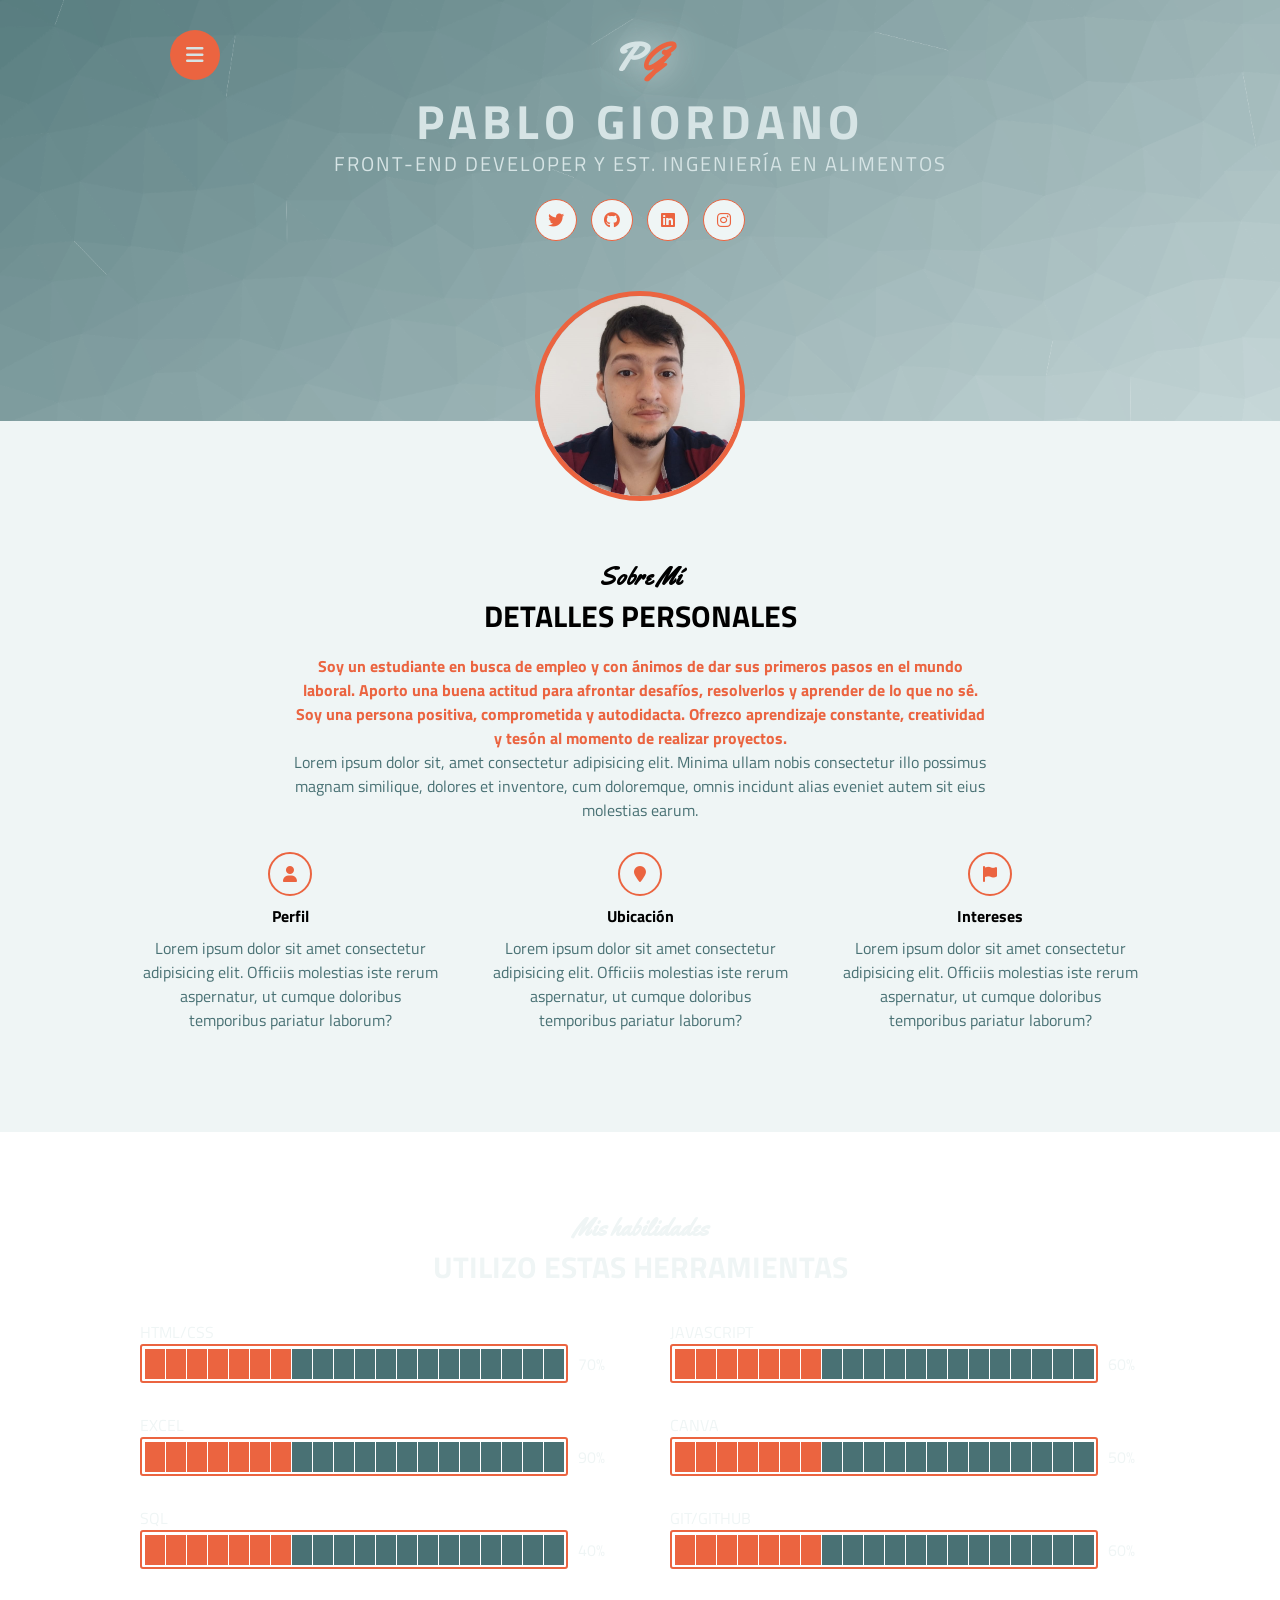
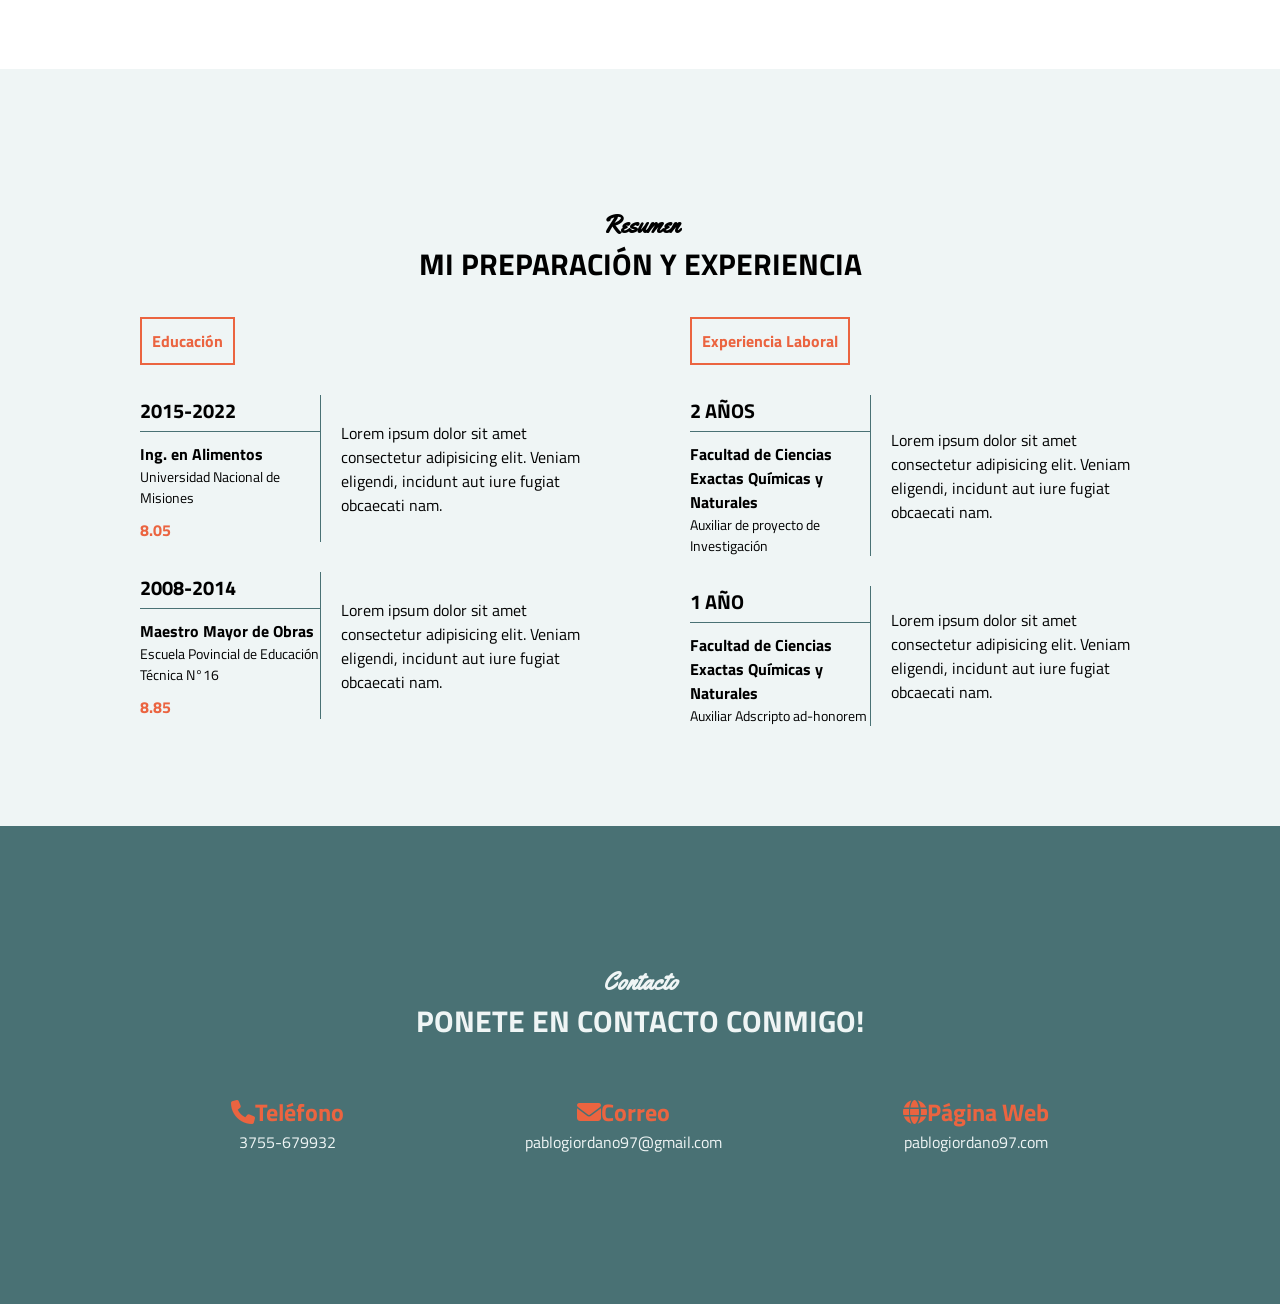
<file: index.html>
<!DOCTYPE html>
<html lang="es">
<head>
    <meta charset="UTF-8">
    <meta http-equiv="X-UA-Compatible" content="IE=edge">
    <meta name="viewport" content="width=device-width, initial-scale=1.0">
    <link rel="stylesheet" href="https://cdnjs.cloudflare.com/ajax/libs/font-awesome/6.3.0/css/all.min.css" integrity="sha512-SzlrxWUlpfuzQ+pcUCosxcglQRNAq/DZjVsC0lE40xsADsfeQoEypE+enwcOiGjk/bSuGGKHEyjSoQ1zVisanQ==" crossorigin="anonymous" referrerpolicy="no-referrer" />
    <title>CV Pablo Giordano</title>
    <link rel="stylesheet" href="styles/style.css">
</head>
<body>
    <!--SECCION INICIO-->
    <section class="inicio" id="inicio">
        <div class="contenido-seccion">
            <header>
                <div class="nav-bar" id='nav-bar'>
                    <i class="fa-solid fa-bars"></i>
                </div>
                <nav class="nav" id="nav">
                    <a href="#inicio" onclick="selecciona()">Inicio</a>
                    <a href="#sobremi" onclick="selecciona()">Sobre mí</a>
                    <a href="#habilidades" onclick="selecciona()">Habilidades</a>
                    <a href="#resumen" onclick="selecciona()">Resumen</a>
                    <a href="#contacto" onclick="selecciona()">Contacto</a>
                    <a href=""></a>
                </nav>
                <div class="logo">
                    P<span class="color">G</span>
                </div>
                <div class="info">
                    <h1>PABLO GIORDANO</h1>
                    <h2>FRONT-END DEVELOPER Y EST. INGENIERÍA EN ALIMENTOS</h2>
                    <div class="redes">
                        <a href="#"><i class="fa-brands fa-twitter"></i></a>
                        <a href="#"><i class="fa-brands fa-github"></i></a>
                        <a href="#"><i class="fa-brands fa-linkedin"></i></a>
                        <a href="#"><i class="fa-brands fa-instagram"></i></a>
                    </div>
                </div>
                <div class="foto">
                    <img src="data/img.png" alt="Foto del curriculum">
                </div>
                
            </header>
        </div>
    </section>
    <!--SECCION SOBRE MI-->
    <section class="sobremi" id="sobremi">
        <div class="contenido-seccion">
            <h2 class="titulo-seccion">Sobre Mí</h2>
            <h3>Detalles Personales</h3>

            <p class="especial">Soy un estudiante en busca de empleo y con ánimos de dar sus primeros pasos en el mundo laboral. Aporto una buena actitud para afrontar desafíos, resolverlos y aprender de lo que no sé. Soy una persona positiva, comprometida y autodidacta. Ofrezco aprendizaje constante, creatividad y tesón al momento de realizar proyectos.</p>
            <p>Lorem ipsum dolor sit, amet consectetur adipisicing elit. Minima ullam nobis consectetur illo possimus magnam similique, 
                dolores et inventore, cum doloremque, omnis incidunt alias eveniet autem sit eius molestias earum.</p>

            <div class="fila">
                <div class="col">
                    <i class="fa-solid fa-user"></i>
                    <span class="titulo-detalle">Perfil</span>
                    <p>Lorem ipsum dolor sit amet consectetur adipisicing elit. Officiis molestias 
                        iste rerum aspernatur, ut cumque doloribus temporibus pariatur laborum?</p>
                </div>
                <div class="col">
                    <i class="fa-solid fa-location-pin"></i>
                    <span class="titulo-detalle">Ubicación</span>
                    <p>Lorem ipsum dolor sit amet consectetur adipisicing elit. Officiis molestias 
                        iste rerum aspernatur, ut cumque doloribus temporibus pariatur laborum?</p>
                </div>
                <div class="col">
                    <i class="fa-solid fa-flag"></i>
                    <span class="titulo-detalle">Intereses</span>
                    <p>Lorem ipsum dolor sit amet consectetur adipisicing elit. Officiis molestias 
                        iste rerum aspernatur, ut cumque doloribus temporibus pariatur laborum?</p>
                </div>
            </div>
        </div>
    </section>
    <!--SECCION HABILIDADES-->
    <section class="habilidades" id="habilidades">
        <div class="contenido-habilidades">
            <h2 class="titulo-seccion">Mis habilidades</h2>
            <h3>Utilizo estas herramientas</h3>
            <div class="fila">
                <div class="col">
                    <span>HTML/CSS</span>
                    <div class="cont-barra">
                        <div class="barra" id="html">

                            <div class="e"></div>
                        </div>
                        <span>70%</span>
                    </div>
                </div>
                <div class="col">
                    <span>JAVASCRIPT</span>
                    <div class="cont-barra">
                        <div class="barra" id="javascript">

                            <div class="e"></div>
                        </div>
                        <span>60%</span>
                    </div>
                </div>
            </div>
            <div class="fila">
                <div class="col">
                    <span>EXCEL</span>
                    <div class="cont-barra">
                        <div class="barra" id="excel">

                            <div class="e"></div>
                        </div>
                        <span>90%</span>
                    </div>
                </div>
                <div class="col">
                    <span>CANVA</span>
                    <div class="cont-barra">
                        <div class="barra" id="canva">

                            <div class="e"></div>
                        </div>
                        <span>50%</span>
                    </div>
                </div>
            </div>
            <div class="fila">
                <div class="col">
                    <span>SQL</span>
                    <div class="cont-barra">
                        <div class="barra" id="sql">

                            <div class="e"></div>
                        </div>
                        <span>40%</span>
                    </div>
                </div>
                <div class="col">
                    <span>GIT/GITHUB</span>
                    <div class="cont-barra">
                        <div class="barra" id="git">

                            <div class="e"></div>
                        </div>
                        <span>60%</span>
                    </div>
                </div>
            </div>
        </div>
    </section>
    <!--SECCION RESUMEN-->
    <section class="resumen" id="resumen">
        <div class="contenido-seccion">
            <h2 class="titulo-seccion">Resumen</h2>
            <h3>Mi preparación y experiencia</h3>
            <div class="info">
                <div class="col">
                    <span class="titulo">Educación</span>
                    <table>
                        <tr>
                            <td class="datos">
                                <h3>2015-2022</h3>
                            </td>
                            <td class="descripcion" rowspan="2">
                                Lorem ipsum dolor sit amet consectetur adipisicing elit. Veniam eligendi, 
                                incidunt aut iure fugiat obcaecati nam. 
                            </td>
                        </tr>
                        <tr>
                            <td>
                                <h4>Ing. en Alimentos</h4>
                                <p>Universidad Nacional de Misiones</p>
                                <span class="promedio">8.05</span>
                            </td>
                        </tr>
                    </table>
                    <table>
                        <tr>
                            <td class="datos">
                                <h3>2008-2014</h3>
                            </td>
                            <td class="descripcion" rowspan="2">
                                Lorem ipsum dolor sit amet consectetur adipisicing elit. Veniam eligendi, 
                                incidunt aut iure fugiat obcaecati nam. 
                            </td>
                        </tr>
                        <tr>
                            <td>
                                <h4>Maestro Mayor de Obras</h4>
                                <p>Escuela Povincial de Educación Técnica N°16</p>
                                <span class="promedio">8.85</span>
                            </td>
                        </tr>
                    </table>
                </div>
                <div class="col">
                    <span class="titulo">Experiencia Laboral</span>
                    <table>
                        <tr>
                            <td class="datos">
                                <h3>2 años</h3>
                            </td>
                            <td class="descripcion" rowspan="2">
                                Lorem ipsum dolor sit amet consectetur adipisicing elit. Veniam eligendi, 
                                incidunt aut iure fugiat obcaecati nam. 
                            </td>
                        </tr>
                        <tr>
                            <td>
                                <h4>Facultad de Ciencias Exactas Químicas y Naturales</h4>
                                <p>Auxiliar de proyecto de Investigación</p>
                                
                            </td>
                        </tr>
                    </table>
                    <table>
                        <tr>
                            <td class="datos">
                                <h3>1 año</h3>
                            </td>
                            <td class="descripcion" rowspan="2">
                                Lorem ipsum dolor sit amet consectetur adipisicing elit. Veniam eligendi, 
                                incidunt aut iure fugiat obcaecati nam. 
                            </td>
                        </tr>
                        <tr>
                            <td>
                                <h4>Facultad de Ciencias Exactas Químicas y Naturales</h4>
                                <p>Auxiliar Adscripto ad-honorem</p>
                            </td>
                        </tr>
                    </table>
                </div>
            </div>
        </div>
    </section>
    <!--SECCION CONTACTO-->
    <section class="contacto" id="contacto">
        <div class="contenido-seccion">
            <h2 class="titulo-seccion">Contacto</h2>
            <h3>Ponete en contacto conmigo!</h3>
            <div class="fila">
                <div class="col">
                    <h2>
                        <i class="fa-solid fa-phone"></i>Teléfono
                    </h2>
                    <span class="info-contacto">3755-679932</span>
                </div>
                <div class="col">
                    <h2>
                        <i class="fa-solid fa-envelope"></i>Correo
                    </h2>
                    <span class="info-contacto">pablogiordano97@gmail.com</span>
                </div>
                <div class="col">
                    <h2>
                        <i class="fa-solid fa-globe"></i>Página Web
                    </h2>
                    <span class="info-contacto">pablogiordano97.com</span>
                </div>
            </div>    
        </div>
    </section>
    <footer>
        <div id="volver-inicio" class="hidden">
            <i class="fa-solid fa-arrow-up"></i>
        </div>
    </footer>
    <script src='app/app.js'></script>
</body>
</html>
</file>
<file: styles/style.css>
/* Importamos las fuentes de Google Fonts*/
@import url('https://fonts.googleapis.com/css2?family=Roboto+Condensed:wght@300;400&family=Titillium+Web:wght@200;300;400;600;700&family=Yellowtail&display=swap');

/*Colores de la página web*/
:root{
    --color-base: #EFF5F5;
    --color-secundario: #D6E4E5;
    --color-letras: #497174;
    --color-resaltar: #EB6440;
}


*{
    font-family: 'Titillium Web';
    margin:0;
    padding:0;
}
html{
    scroll-behavior: smooth;
}
/* Sección Inicio*/
.inicio{
    background: url("../data/triangles.png");
    background-size: cover;
    background-position: center center;
    color: var(--color-secundario);
}
.inicio .contenido-seccion{
    max-width: 1000px;
    margin: auto;
    text-align: center;
    padding: 0 10px;
}
.inicio .contenido-seccion header{
    padding: 30px;
}

/* Menú de navegación*/

.inicio .contenido-seccion header nav{
    position: fixed;
    margin-left: 60px;
    background-color: var(--color-resaltar);
    padding: 15px;
    border-radius: 10px;
    text-align: left;
    z-index: 99;
    display: none;
}
.inicio .contenido-seccion header nav a{
    display: block;
    color: var(--color-base);
    text-decoration: none;
    margin-bottom: 10px;
    font-weight: bold;
}

/* LOGO */
.inicio .contenido-seccion header .logo {
    font-weight: bold;
    font-size: 2.5rem;
    font-family: 'Yellowtail';
    text-shadow: 0 0 35px var(--color-secundario);
}
.inicio .contenido-seccion header .logo .color{
    color: var(--color-resaltar);
    font-family: 'Yellowtail';
}
.inicio .contenido-seccion header .nav-bar{
    position: fixed;
    background-color: var(--color-resaltar);
    font-size: 20px;
    width: 50px;
    height: 50px;
    border-radius: 50%;
    line-height: 50px;
    cursor: pointer;
    transition: .3s;
}
.inicio .contenido-seccion header .nav-bar:hover{
    box-shadow: 0 0 35px var(--color-secundario);
}
.inicio .contenido-seccion .info{
    padding-bottom: 130px;
}
.inicio .contenido-seccion .info h1{
    font-size: 3rem;
    letter-spacing: 5px;
}
.inicio .contenido-seccion .info h2{
    font-weight: normal;
    font-size: 20px;
    margin-top: -10px;
    letter-spacing: 2px;
}
.inicio .contenido-seccion .info .redes{
    margin: 20px 0;
}
.inicio .contenido-seccion .info .redes a{
    display: inline-block;
    text-decoration: none;
    color: var(--color-resaltar);
    background-color: var(--color-base);
    border: 1px solid var(--color-resaltar);
    border-radius: 50%;
    width: 40px;
    height: 40px;
    line-height: 40px;
    margin: 0 5px;
    transition: .3s;
}
.inicio .contenido-seccion .info .redes a:hover{
    color: var(--color-secundario);
    border-color: var(--color-secundario);
    box-shadow: 0 0 20px var(--color-base);
    background-color: var(--color-resaltar);
}
.inicio .contenido-seccion .foto{
    position: relative;
}
.inicio .contenido-seccion .foto img{
    max-width: 200px;
    border-radius: 50%;
    border: 5px solid var(--color-resaltar);
    position: absolute;
    left: 50%;
    top: -100px;
    transform: translateX(-50%);
}
/*SECCION SOBRE MI*/
.titulo-seccion{
    font-family: 'Yellowtail';
    font-size: 1.5rem;
}

.sobremi{
    background-color: var(--color-base);
    padding: 140px 0 100px 0;
    text-align: center;
}
.sobremi .contenido-seccion{
    max-width: 1000px;
    margin: auto;
    padding: 0 10px;
}
.sobremi .contenido-seccion h3{
    text-transform: uppercase;
    font-size: 30px;
}
.sobremi .contenido-seccion .especial{
    color: var(--color-resaltar);
    font-weight: bold;
    margin-top: 15px;
}
.sobremi .contenido-seccion p{
    max-width: 700px;
    margin: auto;
    color: var(--color-letras);
}
.sobremi .contenido-seccion .fila{
    display: flex;
    margin-top: 30px;
    justify-content: space-between;
}
.sobremi .contenido-seccion .fila .col{
    width: 30%;
}
.sobremi .contenido-seccion .fila .col i{
    color: var(--color-resaltar);
    display: inline-block;
    width: 40px;
    height: 40px;
    border: 2px solid var(--color-resaltar);
    line-height: 40px;
    border-radius: 50%;
}
.sobremi .contenido-seccion .fila .col span{
    display: block;
    font-weight: bold;
    margin: 8px 0;
}

/*SECCION DE HABILIDADES*/
.habilidades{
    padding: 80px 0 100px 0;
    text-align: center;
    background: url("../data/triangles.png");
    background-size: cover;
    background-attachment: fixed;
    background-position: center center;
    color: var(--color-base);
}
.habilidades .titulo-seccion{
    color: var(--color-base);
}
.habilidades .contenido-habilidades{
    max-width: 1000px;
    margin: auto;
    padding: 0 10px;
}
.habilidades .contenido-habilidades h3{
    text-transform: uppercase;
    font-size: 30px;
}
.habilidades .contenido-habilidades .fila{
    display: flex;
    justify-content: space-between;
    margin-top: 30px;
}
.habilidades .contenido-habilidades .fila .col{
    width: 47%;
    text-align: left;
}
.habilidades .contenido-habilidades .fila .col .cont-barra{
    display: flex;
    align-items: center;
}
.habilidades .contenido-habilidades .barra{
    display: flex;
    border: 2px solid var(--color-resaltar);
    padding: 2px;
    border-radius: 3px;
    margin-right: 10px;
}
.habilidades .contenido-habilidades .barra .e{
    background-color: var(--color-letras);
    width: 20px;
    height: 30px;
    margin: 0.5px;
}
/*SECCION RESUMEN*/
.resumen {
    background-color: var(--color-base);
    padding: 140px 0 100px 0;
    text-align: center;
}
.resumen .contenido-seccion {
    max-width: 1000px;
    margin: auto;
    padding: 0 10px;
}
.resumen .contenido-seccion h3{
    text-transform: uppercase;
    font-size: 30px;
}
.resumen .contenido-seccion .info{
    text-align: left;
    display: flex;
    justify-content: space-between;
    margin-top: 30px;
}
.resumen .contenido-seccion .info .col{
    width: 45%;
}
.resumen .contenido-seccion .info .col .titulo{
    display: inline-block;
    color: var(--color-resaltar);
    font-weight: bold;
    border: 2px solid var(--color-resaltar);
    padding: 10px;
}
.resumen .contenido-seccion .info .col table{
    margin-top: 30px;
    border-collapse: collapse;
}
.resumen .contenido-seccion .info .col table .datos{
    width: 40%;
    border-bottom: 1px solid var(--color-letras);
}
.resumen .contenido-seccion .info .col table h4{
    margin-top: 10px;
}
.resumen .contenido-seccion .info .col table h3{
    font-size: 20px;
    margin-bottom: 5px;
}
.resumen .contenido-seccion .info .col table p{
    font-size: 14px;
}
.resumen .contenido-seccion .info .col table .promedio{
    display: block;
    color: var(--color-resaltar);
    margin-top: 10px;
    font-weight: bold;
}
.resumen .contenido-seccion .info .col table .descripcion{
    border-left: 1px solid var(--color-letras);
    padding-left: 20px;
}
/*SECCION CONTACTO*/

.contacto{
    background-color: var(--color-letras);
    padding: 140px 0 100px 0;
    color: var(--color-base);
    text-align: center;
}
.contacto .contenido-seccion{
    max-width: 1000px;
    margin: auto;
    padding: 0 10px;
    margin-bottom: 50px;
}
.contacto .contenido-seccion h3{
    text-transform: uppercase;
    font-size: 30px;
}
.contacto .contenido-seccion .fila{
    display: flex;
    justify-content: space-around;
}
.contacto .contenido-seccion .fila .col{
    margin-top: 50px;
}
.contacto .contenido-seccion .fila .col h2{
    color:var(--color-resaltar);
}
footer #volver-inicio{
    position: fixed;
    background-color: var(--color-resaltar);
    font-size: 20px;
    width: 50px;
    height: 50px;
    border-radius: 50%;
    line-height: 50px;
    cursor: pointer;
    transition: .3s;
    right: 50%;
    bottom: 2rem;
    transform: translateX(50%);
    opacity: 100%;
    transition: opacity 0.5s;
    color: var(--color-base);
    text-align: center;
}
footer #volver-inicio:hover{
    box-shadow: 0 0 35px var(--color-secundario);
    opacity: 60%;
}
footer .hidden{
    display:none;
    opacity: 0%;
}
/*RESPONSIVE*/

@media screen and (max-width:800px){
    .habilidades .contenido-habilidades .fila{
        display: block;
    }
    .habilidades .contenido-habilidades .fila .col{
        width: 100%;
        text-align: center;
        margin-bottom: 30px;
    }
    .habilidades .contenido-habilidades .fila .col .cont-barra{
        justify-content: center;
    }
    .sobremi .contenido-seccion .fila{
        display: block;
    }
    .sobremi .contenido-seccion .fila .col{
        width: 80%;
        margin: auto;
        margin-top: 20px;
    }
    .resumen .contenido-seccion .info{
        display: block;
    }
    .resumen .contenido-seccion .info .col{
        width: 90%;
        margin: auto;
    }
    .resumen .contenido-seccion .info .col .titulo{
        display: block;
        text-align: center;
    }
    .resumen .contenido-seccion .info .col table{
        margin-top: 10px;
        margin-bottom: 30px;
    }
    .contacto .contenido-seccion .fila{
        display: block;
    }
}
@media screen and (max-width: 600px){
    .habilidades .contenido-habilidades .barra{
        max-width: 80%;
    }
}
</file>
